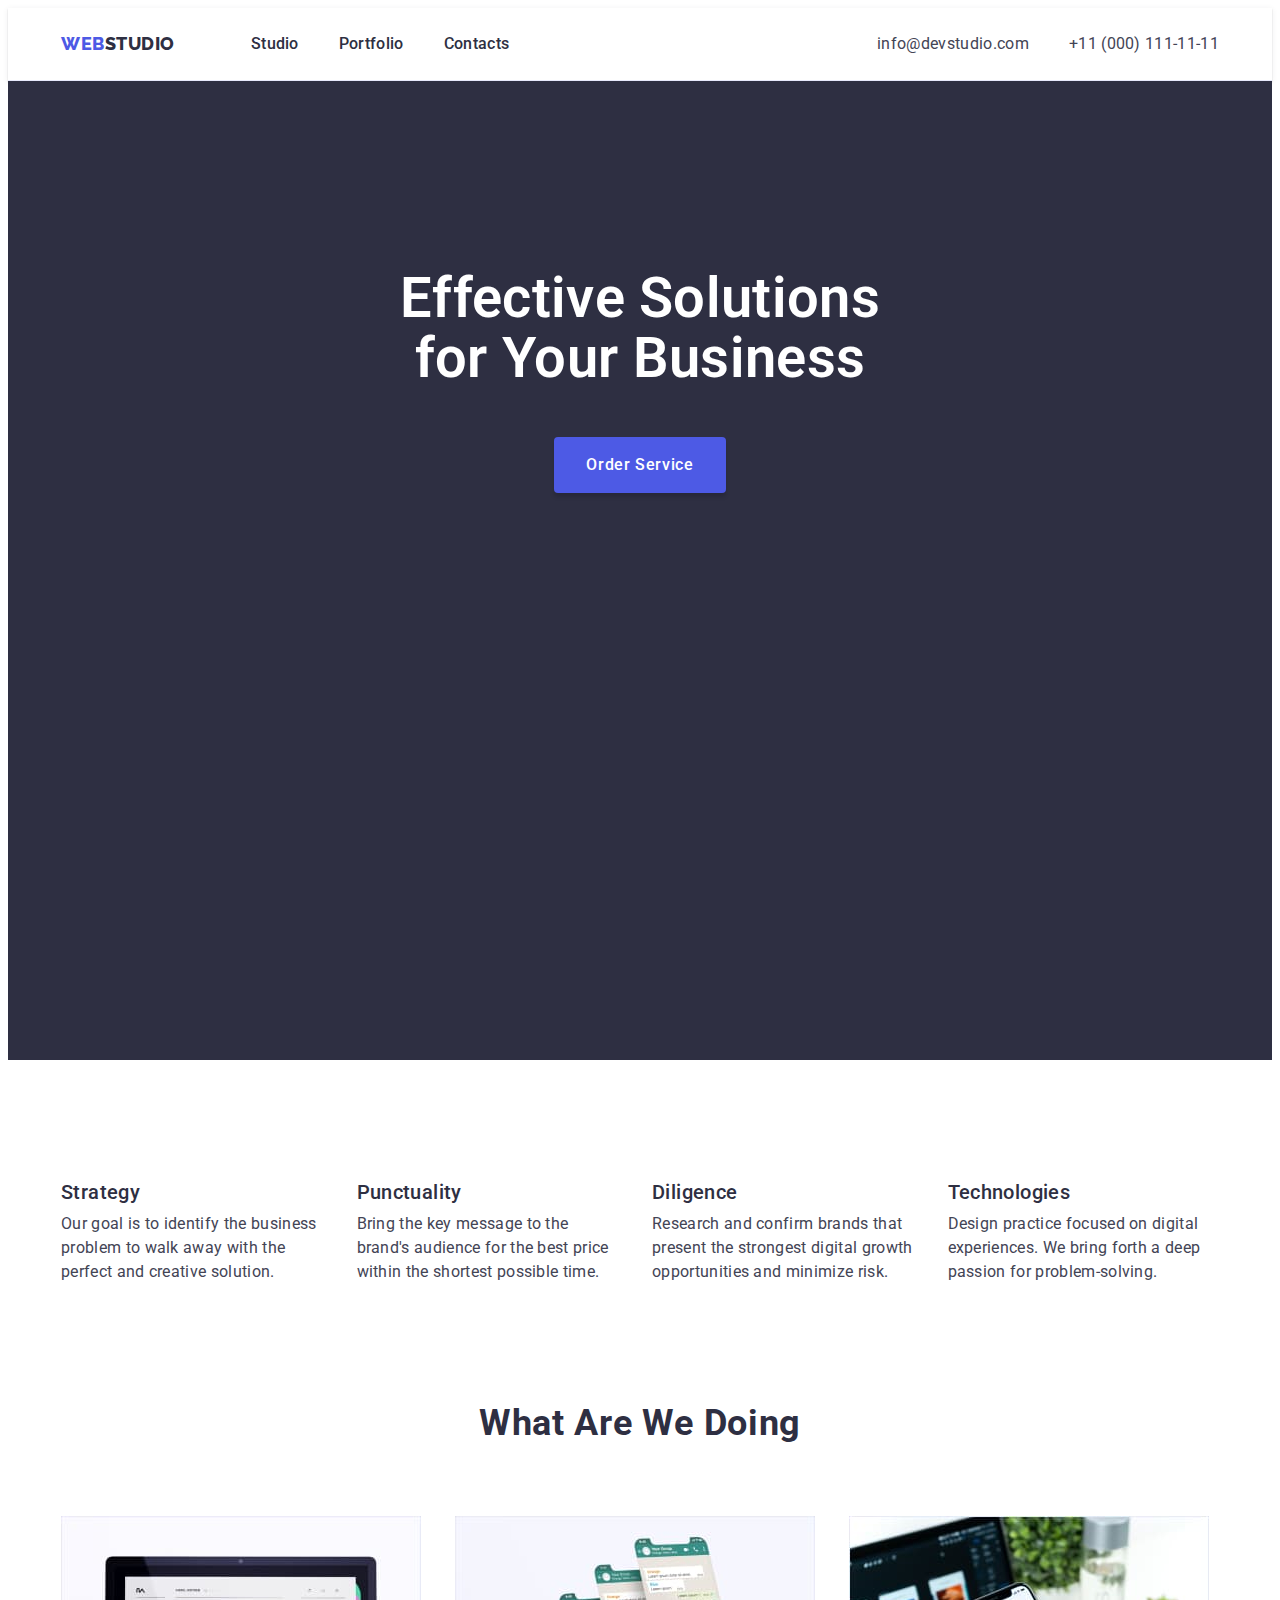
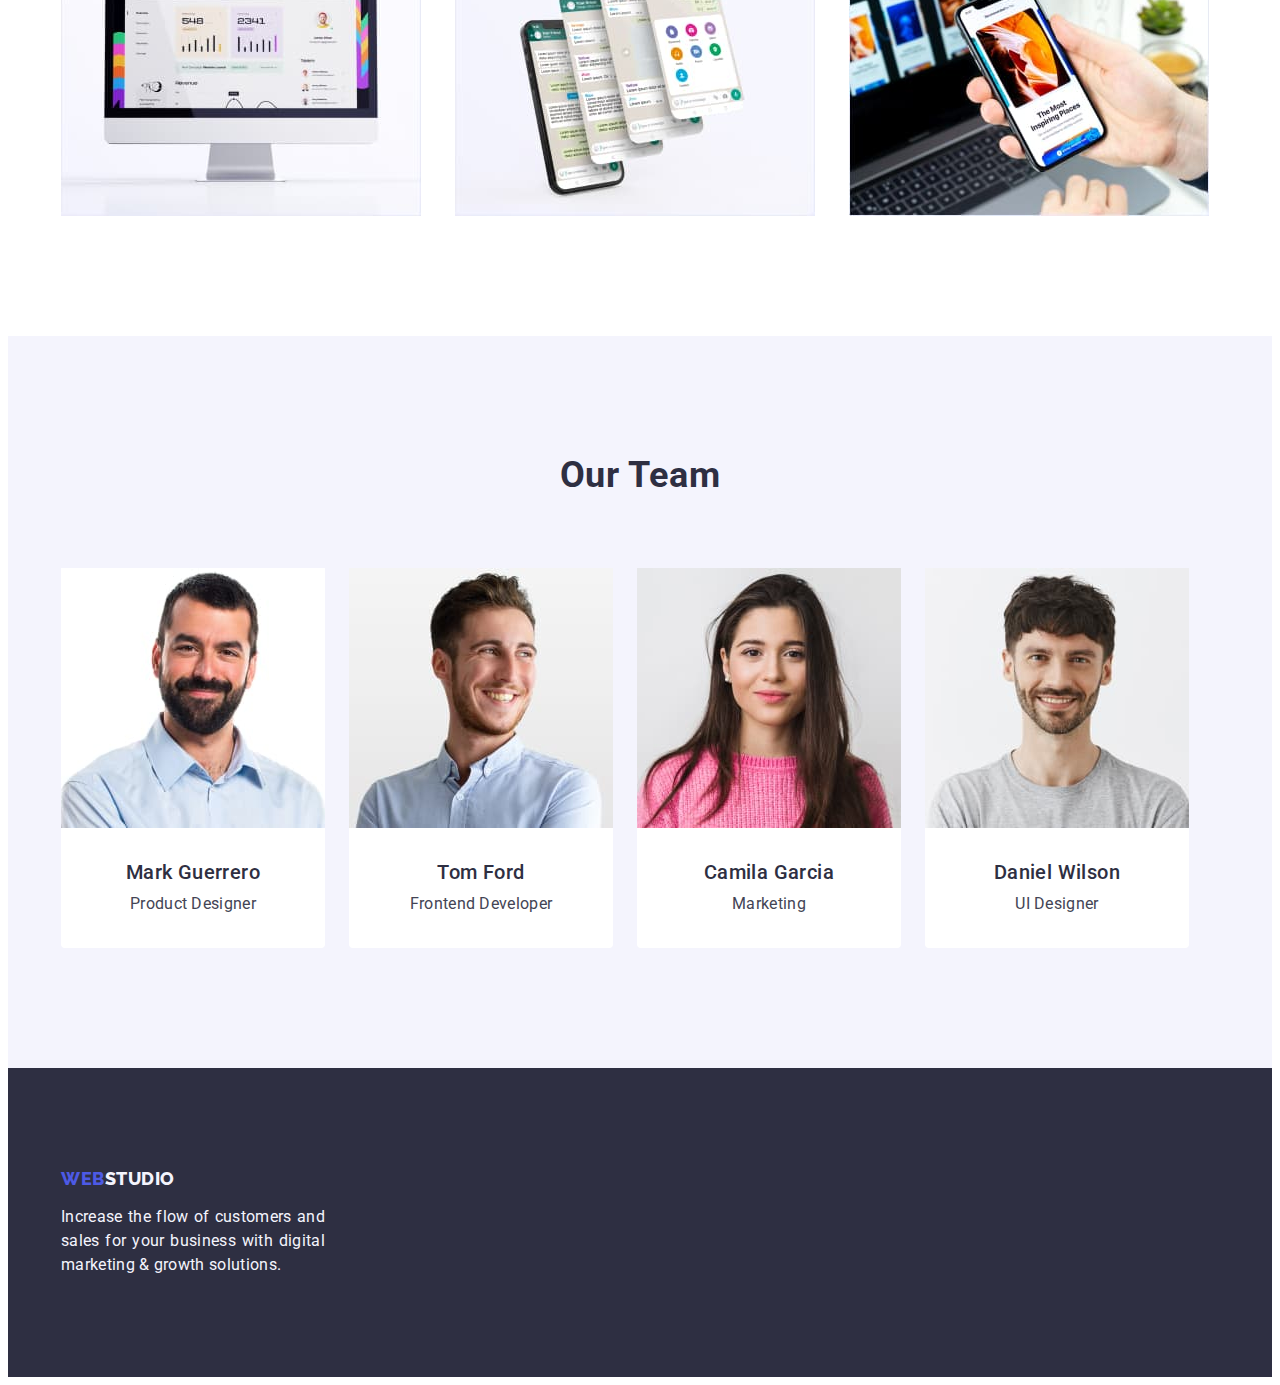
<file: index.html>
<!DOCTYPE html>
<html lang="en">
  <head>
    <meta charset="UTF-8" />
    <meta http-equiv="X-UA-Compatible" content="IE=edge" />
    <meta name="viewport" content="width=device-width, initial-scale=1.0" />
    <title>Document</title>
    <link
      rel="stylesheet"
      href="https://cdnjs.cloudflare.com/ajax/libs/modern-normalize/1.1.0/modern-normalize.min.css"
      integrity="sha512-wpPYUAdjBVSE4KJnH1VR1HeZfpl1ub8YT/NKx4PuQ5NmX2tKuGu6U/JRp5y+Y8XG2tV+wKQpNHVUX03MfMFn9Q=="
      crossorigin="anonymous"
      referrerpolicy="no-referrer"
    />
    <link rel="preconnect" href="https://fonts.googleapis.com" />
    <link rel="preconnect" href="https://fonts.gstatic.com" crossorigin />
    <link
      href="https://fonts.googleapis.com/css2?family=Raleway:wght@800&family=Roboto:wght@400;500;700;900&display=swap"
      rel="stylesheet"
    />
    <link rel="stylesheet" href="./css/main.css" />
  </head>
  <body>
    <!-- Header -->
    <header class="header">
      <div class="header-container container">
        <nav class="header-container">
          <a class="header-logo-left link" href="./index.html"
            >Web<span class="header-logo-right">Studio</span></a
          >
          <ul class="header-nav list">
            <li>
              <a class="header-nav-link link" href="./index.html">Studio</a>
            </li>
            <li>
              <a class="header-nav-link link" href="./portfolio.html"
                >Portfolio</a
              >
            </li>
            <li>
              <a class="header-nav-link link" href="">Contacts</a>
            </li>
          </ul>
        </nav>
        <address>
          <ul class="header-contact-list list">
            <li>
              <a class="header-contact link" href="mailto:info@devstudio.com"
                >info@devstudio.com</a
              >
            </li>
            <li>
              <a class="header-contact link" href="tel:+110001111111"
                >+11 (000) 111-11-11</a
              >
            </li>
          </ul>
        </address>
      </div>
    </header>
    <!-- Main -->
    <main>
      <!-- Hero section -->
      <section class="hero">
        <div class="container">
          <h1 class="hero-title">Effective Solutions for Your Business</h1>
          <button class="hero-button" type="button">Order Service</button>
        </div>
      </section>
      <!-- About section -->
      <section class="about">
        <div class="container">
          <h2 hidden class="section-title">About our</h2>
          <ul class="about-list list">
            <li class="about-items">
              <h3 class="title">Strategy</h3>
              <p class="text">
                Our goal is to identify the business problem to walk away with
                the perfect and creative solution.
              </p>
            </li>
            <li class="about-items">
              <h3 class="title">Punctuality</h3>
              <p class="text">
                Bring the key message to the brand's audience for the best price
                within the shortest possible time.
              </p>
            </li>
            <li class="about-items">
              <h3 class="title">Diligence</h3>
              <p class="text">
                Research and confirm brands that present the strongest digital
                growth opportunities and minimize risk.
              </p>
            </li>
            <li class="about-items">
              <h3 class="title">Technologies</h3>
              <p class="text">
                Design practice focused on digital experiences. We bring forth a
                deep passion for problem-solving.
              </p>
            </li>
          </ul>
        </div>
      </section>
      <!-- Gallery section -->
      <section class="gallery">
        <div class="container">
          <h2 class="section-title">What are we doing</h2>
          <ul class="gallery-list list">
            <li class="gallery-items">
              <img
                src="./images/gallery/img-1.jpg"
                alt="Monitor"
                width="360"
                height="300"
              />
            </li>
            <li class="gallery-items">
              <img
                src="./images/gallery/img-2.jpg"
                alt="Phones slides"
                width="360"
                height="300"
              />
            </li>
            <li class="gallery-items">
              <img
                src="./images/gallery/img-3.jpg"
                alt="Working place"
                width="360"
                height="300"
              />
            </li>
          </ul>
        </div>
      </section>
      <!-- Team section -->
      <section class="team">
        <div class="container">
          <h2 class="section-title">Our Team</h2>
          <ul class="team-list list">
            <li class="team-card">
              <img
                src="./images/team/img-1.jpg"
                alt="Photo Mark Guerrero"
                width="264"
                height="260"
              />
              <div class="team-info">
                <h3 class="title">Mark Guerrero</h3>
                <p class="text">Product Designer</p>
              </div>
            </li>
            <li class="team-card">
              <img
                src="./images/team/img-2.jpg"
                alt="Photo Tom Ford"
                width="264"
                height="260"
              />
              <div class="team-info">
                <h3 class="title">Tom Ford</h3>
                <p class="text">Frontend Developer</p>
              </div>
            </li>
            <li class="team-card">
              <img
                src="./images/team/img-3.jpg"
                alt="Photo Camila Garcia"
                width="264"
                height="260"
              />
              <div class="team-info">
                <h3 class="title">Camila Garcia</h3>
                <p class="text">Marketing</p>
              </div>
            </li>
            <li class="team-card">
              <img
                src="./images/team/img-4.jpg"
                alt="Photo Daniel Wilson"
                width="264"
                height="260"
              />
              <div class="team-info">
                <h3 class="title">Daniel Wilson</h3>
                <p class="text">UI Designer</p>
              </div>
            </li>
          </ul>
        </div>
      </section>
    </main>
    <!-- Footer -->
    <footer class="footer">
      <div class="container">
        <a class="logo-footer-left link" href="./index.html"
          >Web<span class="logo-footer-right">Studio</span></a
        >
        <p class="footer-text">
          Increase the flow of customers and sales for your business with
          digital marketing & growth solutions.
        </p>
      </div>
    </footer>
  </body>
</html>
</file>
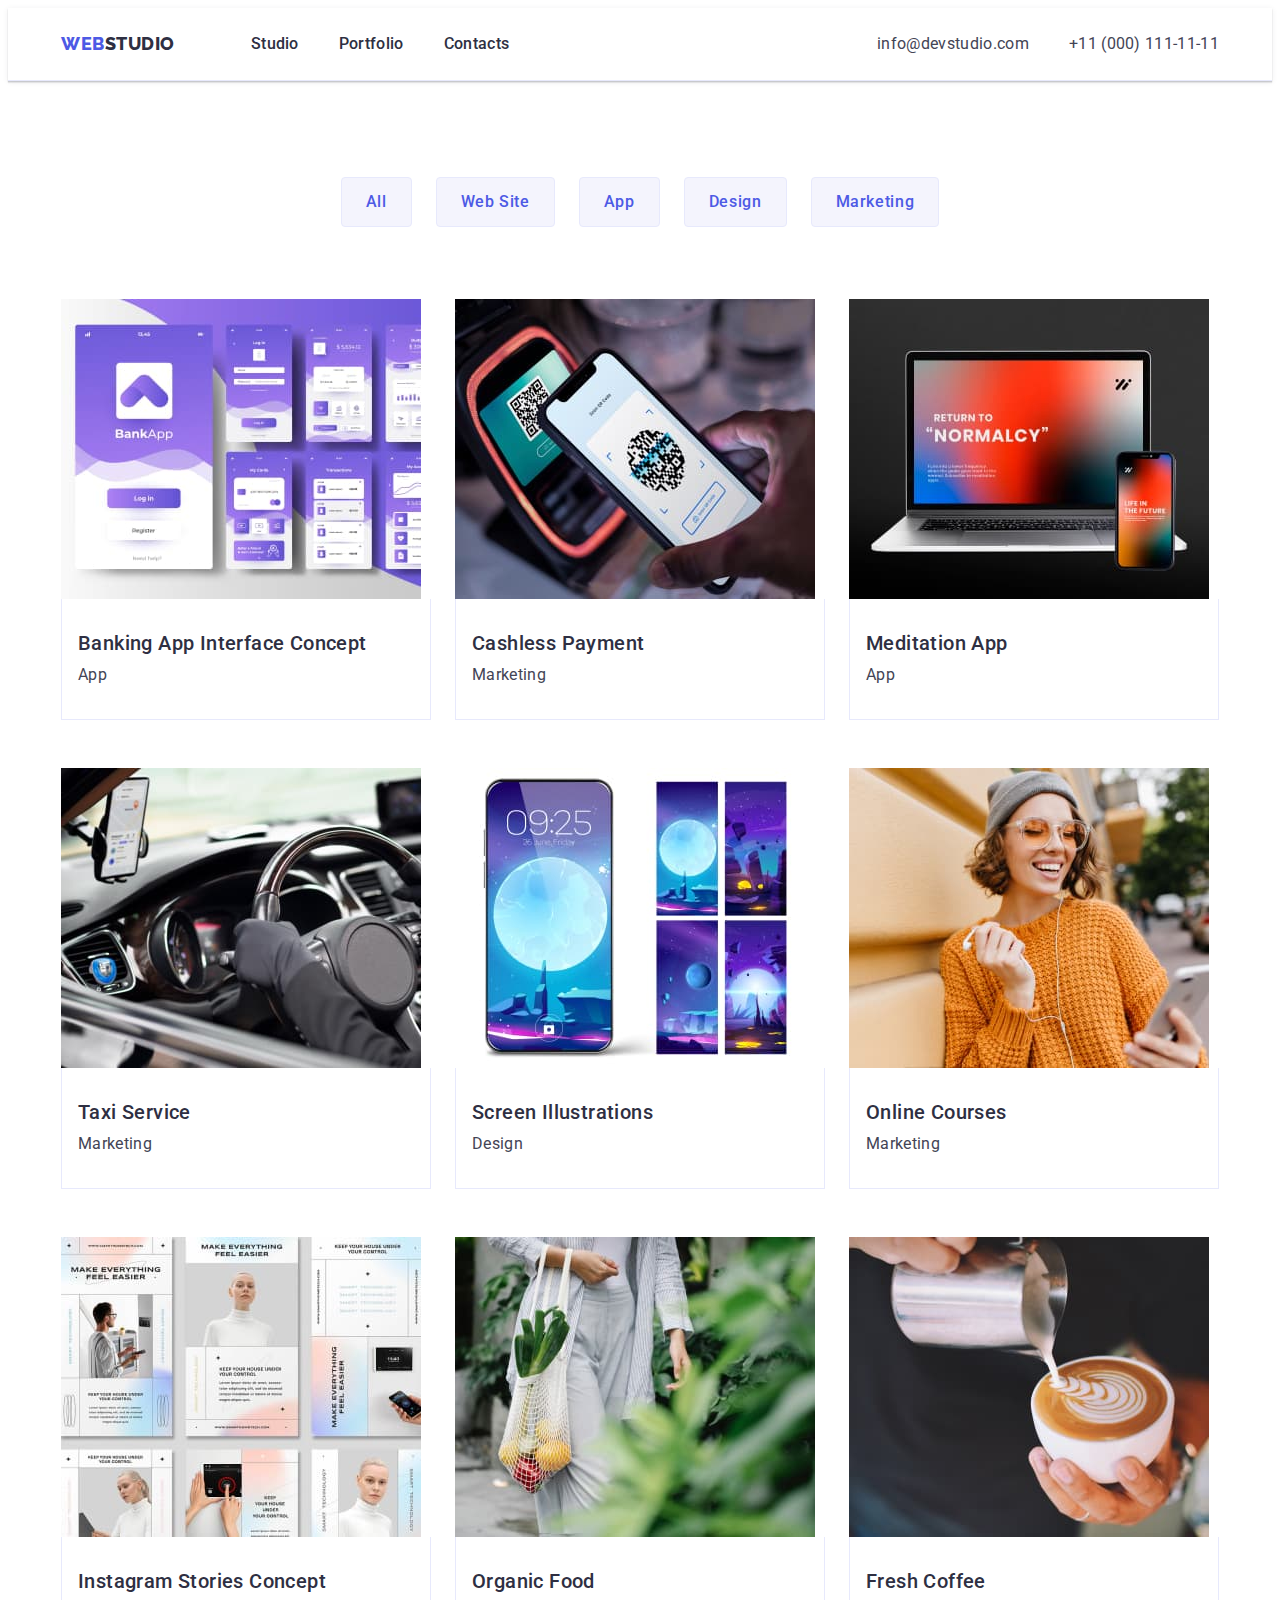
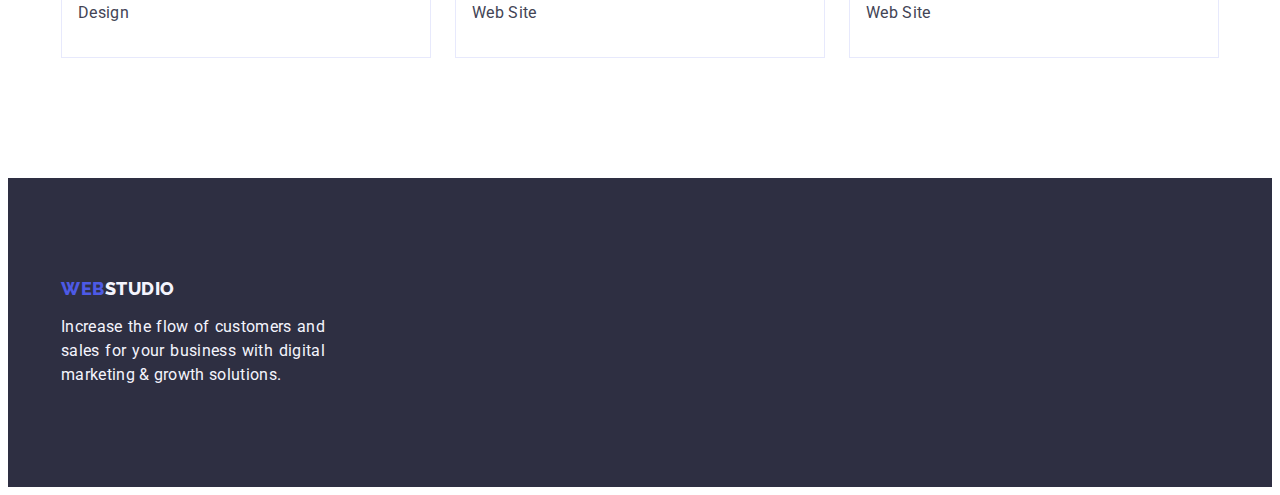
<file: portfolio.html>
<!DOCTYPE html>
<html lang="en">
  <head>
    <meta charset="UTF-8" />
    <meta http-equiv="X-UA-Compatible" content="IE=edge" />
    <meta name="viewport" content="width=device-width, initial-scale=1.0" />
    <title>Document</title>
    <link
      rel="stylesheet"
      href="https://cdnjs.cloudflare.com/ajax/libs/modern-normalize/1.1.0/modern-normalize.min.css"
      integrity="sha512-wpPYUAdjBVSE4KJnH1VR1HeZfpl1ub8YT/NKx4PuQ5NmX2tKuGu6U/JRp5y+Y8XG2tV+wKQpNHVUX03MfMFn9Q=="
      crossorigin="anonymous"
      referrerpolicy="no-referrer"
    />
    <link rel="preconnect" href="https://fonts.googleapis.com" />
    <link rel="preconnect" href="https://fonts.gstatic.com" crossorigin />
    <link
      href="https://fonts.googleapis.com/css2?family=Raleway:wght@800&family=Roboto:wght@400;500;700;900&display=swap"
      rel="stylesheet"
    />
    <link rel="stylesheet" href="./css/main.css" />
  </head>
  <body>
    <!-- Header -->
    <header class="header">
      <div class="header-container container">
        <nav class="header-container">
          <a class="header-logo-left link" href="./index.html"
            >Web<span class="header-logo-right">Studio</span></a
          >
          <ul class="header-nav list">
            <li>
              <a class="header-nav-link link" href="./index.html">Studio</a>
            </li>
            <li>
              <a class="header-nav-link link" href="./portfolio.html"
                >Portfolio</a
              >
            </li>
            <li>
              <a class="header-nav-link link" href="">Contacts</a>
            </li>
          </ul>
        </nav>
        <address>
          <ul class="header-contact-list list">
            <li>
              <a class="header-contact link" href="mailto:info@devstudio.com"
                >info@devstudio.com</a
              >
            </li>
            <li>
              <a class="header-contact link" href="tel:+110001111111"
                >+11 (000) 111-11-11</a
              >
            </li>
          </ul>
        </address>
      </div>
    </header>
    <!-- Main -->
    <main>
      <!-- Portfolio section -->
      <section class="portfolio">
        <div class="container">
          <h1 hidden>Portfolio</h1>
          <!-- Filter / Kategoris -->
          <ul class="filter list">
            <li>
              <button class="filter-button" type="button">All</button>
            </li>
            <li>
              <button class="filter-button" type="button">Web Site</button>
            </li>
            <li>
              <button class="filter-button" type="button">App</button>
            </li>
            <li>
              <button class="filter-button" type="button">Design</button>
            </li>
            <li>
              <button class="filter-button" type="button">Marketing</button>
            </li>
          </ul>
          <!-- Kategory -->
          <ul class="portfolio-list list">
            <li class="portfolio-card">
              <a class="link" href="">
                <img
                  src="./images/portfolio/interface-concept.jpg"
                  alt="Interface Concept"
                  width="360"
                  height="300"
                />
                <div class="portfolio-info">
                  <h2 class="title">Banking App Interface Concept</h2>
                  <p class="text">App</p>
                </div>
                <p hidden class="text">
                  14 Stylish and User-Friendly App Design Concepts · Task
                  Manager App · Calorie Tracker App · Exotic Fruit Ecommerce App
                  · Cloud Storage App
                </p>
              </a>
            </li>
            <li class="portfolio-card">
              <a class="link" href="">
                <img
                  src="./images/portfolio/cashless-payment.jpg"
                  alt="Cashless payment"
                  width="360"
                  height="300"
                />
                <div class="portfolio-info">
                  <h2 class="title">Cashless Payment</h2>
                  <p class="text">Marketing</p>
                </div>
                <p hidden class="text">
                  14 Stylish and User-Friendly App Design Concepts · Task
                  Manager App · Calorie Tracker App · Exotic Fruit Ecommerce App
                  · Cloud Storage App
                </p>
              </a>
            </li>
            <li class="portfolio-card">
              <a class="link" href="">
                <img
                  src="./images/portfolio/meditation-app.jpg"
                  alt="Meditation app"
                  width="360"
                  height="300"
                />
                <div class="portfolio-info">
                  <h2 class="title">Meditation App</h2>
                  <p class="text">App</p>
                </div>
                <p hidden class="text">
                  14 Stylish and User-Friendly App Design Concepts · Task
                  Manager App · Calorie Tracker App · Exotic Fruit Ecommerce App
                  · Cloud Storage App
                </p>
              </a>
            </li>
            <li class="portfolio-card">
              <a class="link" href="">
                <img
                  src="./images/portfolio/taxi-service.jpg"
                  alt="Taxi service"
                  width="360"
                  height="300"
                />
                <div class="portfolio-info">
                  <h2 class="title">Taxi Service</h2>
                  <p class="text">Marketing</p>
                </div>
                <p hidden class="text">
                  14 Stylish and User-Friendly App Design Concepts · Task
                  Manager App · Calorie Tracker App · Exotic Fruit Ecommerce App
                  · Cloud Storage App
                </p>
              </a>
            </li>
            <li class="portfolio-card">
              <a class="link" href="">
                <img
                  src="./images/portfolio/screen-illustration.jpg"
                  alt="Screen illustrations"
                  width="360"
                  height="300"
                />
                <div class="portfolio-info">
                  <h2 class="title">Screen Illustrations</h2>
                  <p class="text">Design</p>
                </div>
                <p hidden class="text">
                  14 Stylish and User-Friendly App Design Concepts · Task
                  Manager App · Calorie Tracker App · Exotic Fruit Ecommerce App
                  · Cloud Storage App
                </p>
              </a>
            </li>
            <li class="portfolio-card">
              <a class="link" href="">
                <img
                  src="./images/portfolio/online-courses.jpg"
                  alt="Online courses"
                  width="360"
                  height="300"
                />
                <div class="portfolio-info">
                  <h2 class="title">Online Courses</h2>
                  <p class="text">Marketing</p>
                </div>
                <p hidden class="text">
                  14 Stylish and User-Friendly App Design Concepts · Task
                  Manager App · Calorie Tracker App · Exotic Fruit Ecommerce App
                  · Cloud Storage App
                </p>
              </a>
            </li>
            <li class="portfolio-card">
              <a class="link" href="">
                <img
                  src="./images/portfolio/instagram-concept.jpg"
                  alt="Instagram concept"
                  width="360"
                  height="300"
                />
                <div class="portfolio-info">
                  <h2 class="title">Instagram Stories Concept</h2>
                  <p class="text">Design</p>
                </div>
                <p hidden class="text">
                  14 Stylish and User-Friendly App Design Concepts · Task
                  Manager App · Calorie Tracker App · Exotic Fruit Ecommerce App
                  · Cloud Storage App
                </p>
              </a>
            </li>
            <li class="portfolio-card">
              <a class="link" href="">
                <img
                  src="./images/portfolio/organic-food.jpg"
                  alt="Organic food"
                  width="360"
                  height="300"
                />
                <div class="portfolio-info">
                  <h2 class="title">Organic Food</h2>
                  <p class="text">Web Site</p>
                </div>
                <p hidden class="text">
                  14 Stylish and User-Friendly App Design Concepts · Task
                  Manager App · Calorie Tracker App · Exotic Fruit Ecommerce App
                  · Cloud Storage App
                </p>
              </a>
            </li>
            <li class="portfolio-card">
              <a class="link" href="">
                <img
                  src="./images/portfolio/fresh-coffee.jpg"
                  alt="Fresh coffee"
                  width="360"
                  height="300"
                />
                <div class="portfolio-info">
                  <h2 class="title">Fresh Coffee</h2>
                  <p class="text">Web Site</p>
                </div>
                <p hidden class="text">
                  14 Stylish and User-Friendly App Design Concepts · Task
                  Manager App · Calorie Tracker App · Exotic Fruit Ecommerce App
                  · Cloud Storage App
                </p>
              </a>
            </li>
          </ul>
        </div>
      </section>
    </main>
    <!-- Footer -->
    <footer class="footer">
      <div class="container">
        <a class="logo-footer-left link" href="./index.html"
          >Web<span class="logo-footer-right">Studio</span></a
        >
        <p class="footer-text">
          Increase the flow of customers and sales for your business with
          digital marketing & growth solutions.
        </p>
      </div>
    </footer>
  </body>
</html>
</file>
<file: css/main.css>
:root {
  --color-iris: #4d5ae5;
  --color-ocean: #404bbf;
  --color-navy-blue: #2e2f42;
  --color-green: #31d0aa;
  --color-slate: #434455;
  --color-light-slate: #8e8f99;
  --color-cornflower: #e7e9fc;
  --color-cloud: #f4f4fd;
  --color-navy-blue-modal: #2e2f42;
  --color-grey: #2e2f42;
  --color-white: #ffffff;
  --color-dairy: #fcfcfc;
}

body {
  background-color: var(--color-white);
  color: var(--color-slate);

  font-family: Roboto, sans-serif;
  line-height: 1.5;
  letter-spacing: 0.02em;
  text-transform: none;
}

/* Reset start */

h1,
h2,
h3,
h4,
h5,
h6,
p {
  margin: 0;
}

img {
  display: block;
}

.list {
  list-style-type: none;
  padding: 0;
  margin: 0;
}

button {
  cursor: pointer;
  border: none;
}

.container {
  width: 1158px;
  margin: 0 auto;
  padding: 0 15px;
}

/* Link */

.link {
  text-decoration: none;
}

/* Text */

.section-title {
  color: var(--color-navy-blue);

  font-size: 36px;
  font-weight: 700;
  line-height: 1.11;
  text-align: center;
  text-transform: capitalize;
  letter-spacing: 0.02em;

  margin-bottom: 72px;
}

.title {
  color: var(--color-navy-blue);

  font-size: 20px;
  font-weight: 500;
  line-height: 1.2;
  letter-spacing: 0.02em;

  margin-bottom: 8px;
}

.text {
  color: var(--color-slate);

  font-size: 16px;
  max-width: 264px;
  line-height: 1.5;
  letter-spacing: 0.02em;
}

/* Header */

.header {
  border-bottom: 1px solid var(--color-cornflower);
  background: var(--color-white);
  box-shadow: 0px 2px 1px rgba(46, 47, 66, 0.08),
    0px 1px 1px rgba(46, 47, 66, 0.16), 0px 1px 6px rgba(46, 47, 66, 0.08);
}

.header-container {
  display: flex;
  align-items: center;
}

.header-logo-left {
  color: var(--color-iris);

  font-family: Raleway, sans-serif;
  font-weight: 800;
  font-size: 18px;
  line-height: 1.17;
  letter-spacing: 0.03em;
  text-transform: uppercase;

  display: flex;
  align-items: center;
  margin-right: 76px;
}

.header-logo-right {
  color: var(--color-navy-blue);
}

.header-nav {
  display: flex;
  align-items: center;
  margin-right: 0 auto;
  gap: 40px;
}

.header-nav-link {
  color: var(--color-navy-blue);

  font-weight: 500;

  display: block;
  padding: 24px 0;
}

.header-nav-link:hover,
.header-nav-link:focus {
  color: var(--color-ocean);
  border-radius: 2px;
}

address {
  margin-left: auto;
}

.header-contact-list {
  font-style: normal;

  display: flex;
  gap: 40px;
}

.header-contact {
  color: inherit;

  display: block;
  padding: 24px 0;
}

.header-contact:hover,
.header-contact:focus {
  color: var(--color-ocean);
}

/* Hero section */

.hero {
  background-color: var(--color-navy-blue);
  height: 603px;
  padding: 188px 0;
}

.hero-title {
  color: var(--color-white);

  max-width: 496px;

  font-size: 56px;
  font-weight: 600;
  line-height: 1.07;
  text-align: center;

  margin: 0 auto;
  padding-bottom: 48px;
}

.hero-button {
  color: var(--color-white);
  background-color: var(--color-iris);
  box-shadow: 0px 4px 4px rgba(0, 0, 0, 0.15);
  border-radius: 4px;

  font-family: inherit;
  font-weight: 500;
  font-size: inherit;
  line-height: 1.5;
  letter-spacing: 0.04em;

  display: block;
  min-width: 169px;
  height: 56px;
  padding: 16px 32px;
  gap: 10px;
  margin: 0 auto;
}

.btn-hero:hover,
.btn-hero:focus {
  background-color: var(--color-ocean);
}

/* About section */

.about {
  padding: 120px 0;
}

.about-list {
  display: flex;
  gap: 24px;
}

.about-items {
  width: calc((100% - 72px) / 4);
}

/* Gallery section */

.gallery {
  padding-bottom: 120px;
}

.gallery-list {
  display: flex;
  gap: 24px;
}

.gallery-items {
  width: calc((100% - 48px) / 3);
}

/* Team section */

.team {
  background-color: var(--color-cloud);
  padding: 120px 0;
}

.team-list {
  display: flex;
  gap: 24px;
}

.team-items {
  width: calc((100% - 72px) / 4);
}

.team-card {
  background-color: var(--color-white);

  display: flex;
  flex-direction: column;
  align-items: center;
  text-align: center;

  border-radius: 0px 0px 4px 4px;
}

.team-info {
  padding: 32px 16px;
}

/* Footer section */

.footer {
  background-color: var(--color-navy-blue);
  padding: 100px 0;
}

.logo-footer-left {
  color: var(--color-iris);

  font-family: Raleway, sans-serif;
  font-weight: 800;
  font-size: 18px;
  line-height: 1.17;
  letter-spacing: 0.03em;
  text-transform: uppercase;

  display: inline-block;
  margin-bottom: 16px;
}

.logo-footer-right {
  color: var(--color-cloud);
}

.footer-text {
  color: var(--color-cloud);

  width: 264px;

  text-align: justify;
}

/* Portfolio section */
/* Filter */

.filter {
  display: flex;
  justify-content: center;
  margin: 0 0 72px;
  gap: 24px;
}

.filter-button {
  color: var(--color-iris);
  background-color: var(--color-cloud);
  border: 1px solid var(--color-cornflower);
  border-radius: 4px;

  font-family: inherit;
  font-weight: 500;
  font-size: 16px;
  line-height: 1.5;
  text-align: center;
  letter-spacing: 0.04em;

  display: flex;
  flex-direction: row;
  justify-content: center;
  align-items: center;
  padding: 12px 24px;
}

.filter-button:hover,
.filter-button:focus {
  color: var(--color-white);
  background-color: var(--color-ocean);

  border: 1px solid transparent;
}

/* Portfolio */

.portfolio {
  padding: 96px 0 120px;
}

.portfolio-list {
  display: flex;
  flex-wrap: wrap;
  column-gap: 24px;
  row-gap: 48px;
}

.portfolio-card {
  background: var(--color-white);

  width: calc((100% - 48px) / 3);
}

.portfolio-info {
  padding: 32px 16px;
  border: 1px solid var(--color-cornflower);
  border-top: none;
}
</file>
